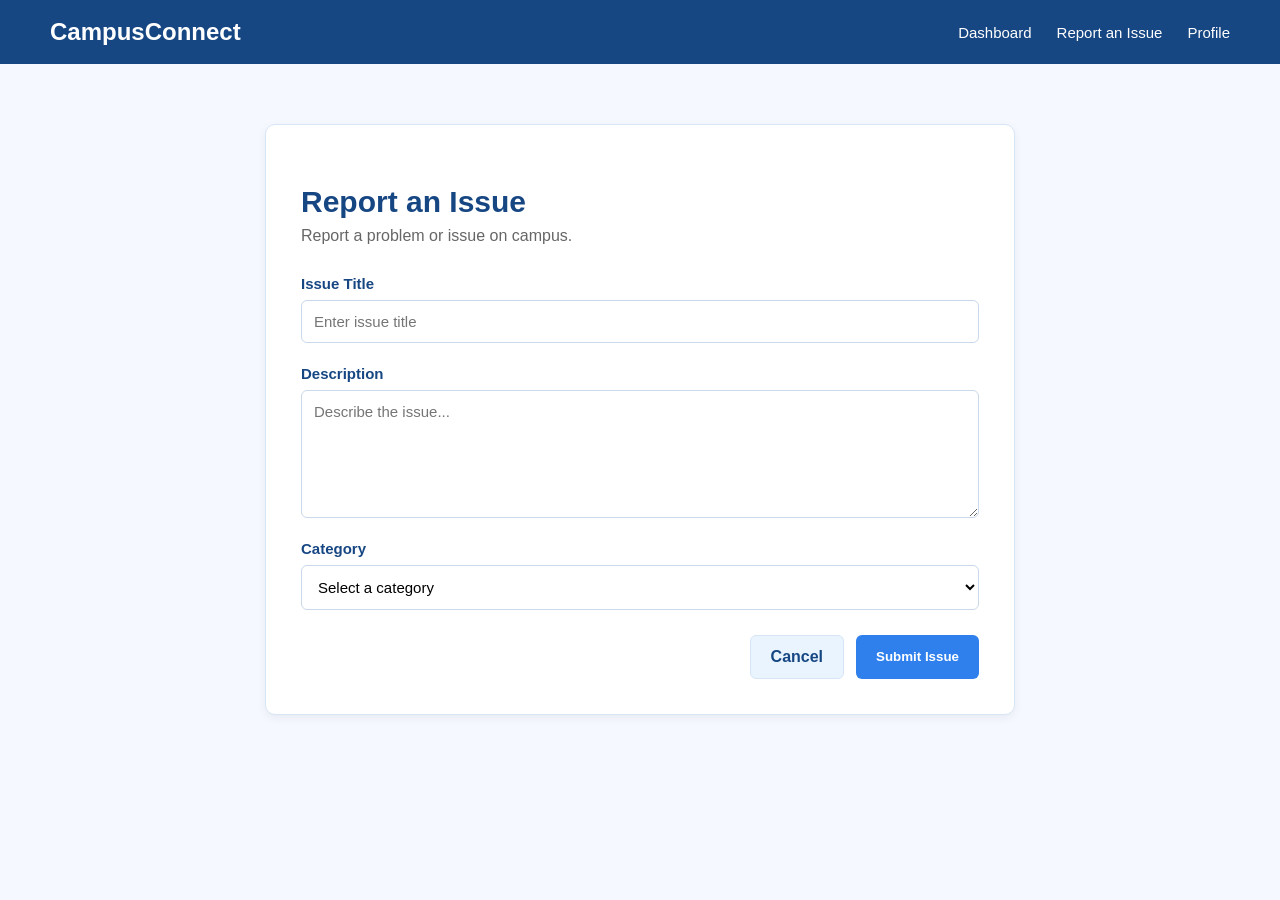
<file: create.html>
<!DOCTYPE html>
<html lang="en">

<head>

    <meta charset="UTF-8">
    <meta name="viewport" content="width=device-width, initial-scale=1.0">
    <title>CampusConnect - Report an Issue</title>
    <link rel="stylesheet" href="style.css">

</head>


<body>
    <!--navigation bar-->
    <nav class="navbar">
        <div class="logo">CampusConnect</div>
                    <div class="navlinks">

            <a href="dashboard.html"> Dashboard</a>
            <a href="create.html">Report an Issue</a>
            <a href="profile.html">Profile</a>
        </div>
    </nav>

    <main class="box">
        <section class="form-section">           
            <div class="page-header">
                <!--section to create an issue-->
                <div>
                    <h1>Report an Issue</h1>
                    <p> Report a problem or issue on campus.</p>
                </div>
            </div>
            <!--Issue form-->
                        <form id="issueForm">
                <div class="form-group">
                    <label for="title">Issue Title</label>                       
                    <input type="text" id="title" name="title" placeholder="Enter issue title" required>
                </div>              

                <div class="form-group">
                    <label for="description">Description</label>
                       
                    <textarea id="description" name="description" rows="6" placeholder="Describe the issue..." required></textarea>
                </div>
                <div class="form-group">
                    <!--for the selection of issue category-->
                    <label for="category">Category</label>
                    <select id="category" name="category" required >
                        <option value="">Select a category</option>
                       <option value="Classroom">Classroom</option>
                        <option value="Campus">Campus</option>                            
                        <option value="Lost&Found">Lost&Found</option>
                        <option value="Digital IT Services"> Digital IT Services</option>
                        <option value="General">General</option>
                    </select>
                </div>
                <p id="formError" class="message error-message hidden"></p>
                <p id="formSuccess" class="message success-message hidden"></p>
                <div class="form-actions">
                    <a href="dashboard.html" class="button secondary-button">Cancel</a>
                    <button type="submit" class="button primary-button">Submit Issue</button>
                </div>
            </form>
        </section>
    </main>

<script src="create.js"></script>
</body>

</html>
</file>
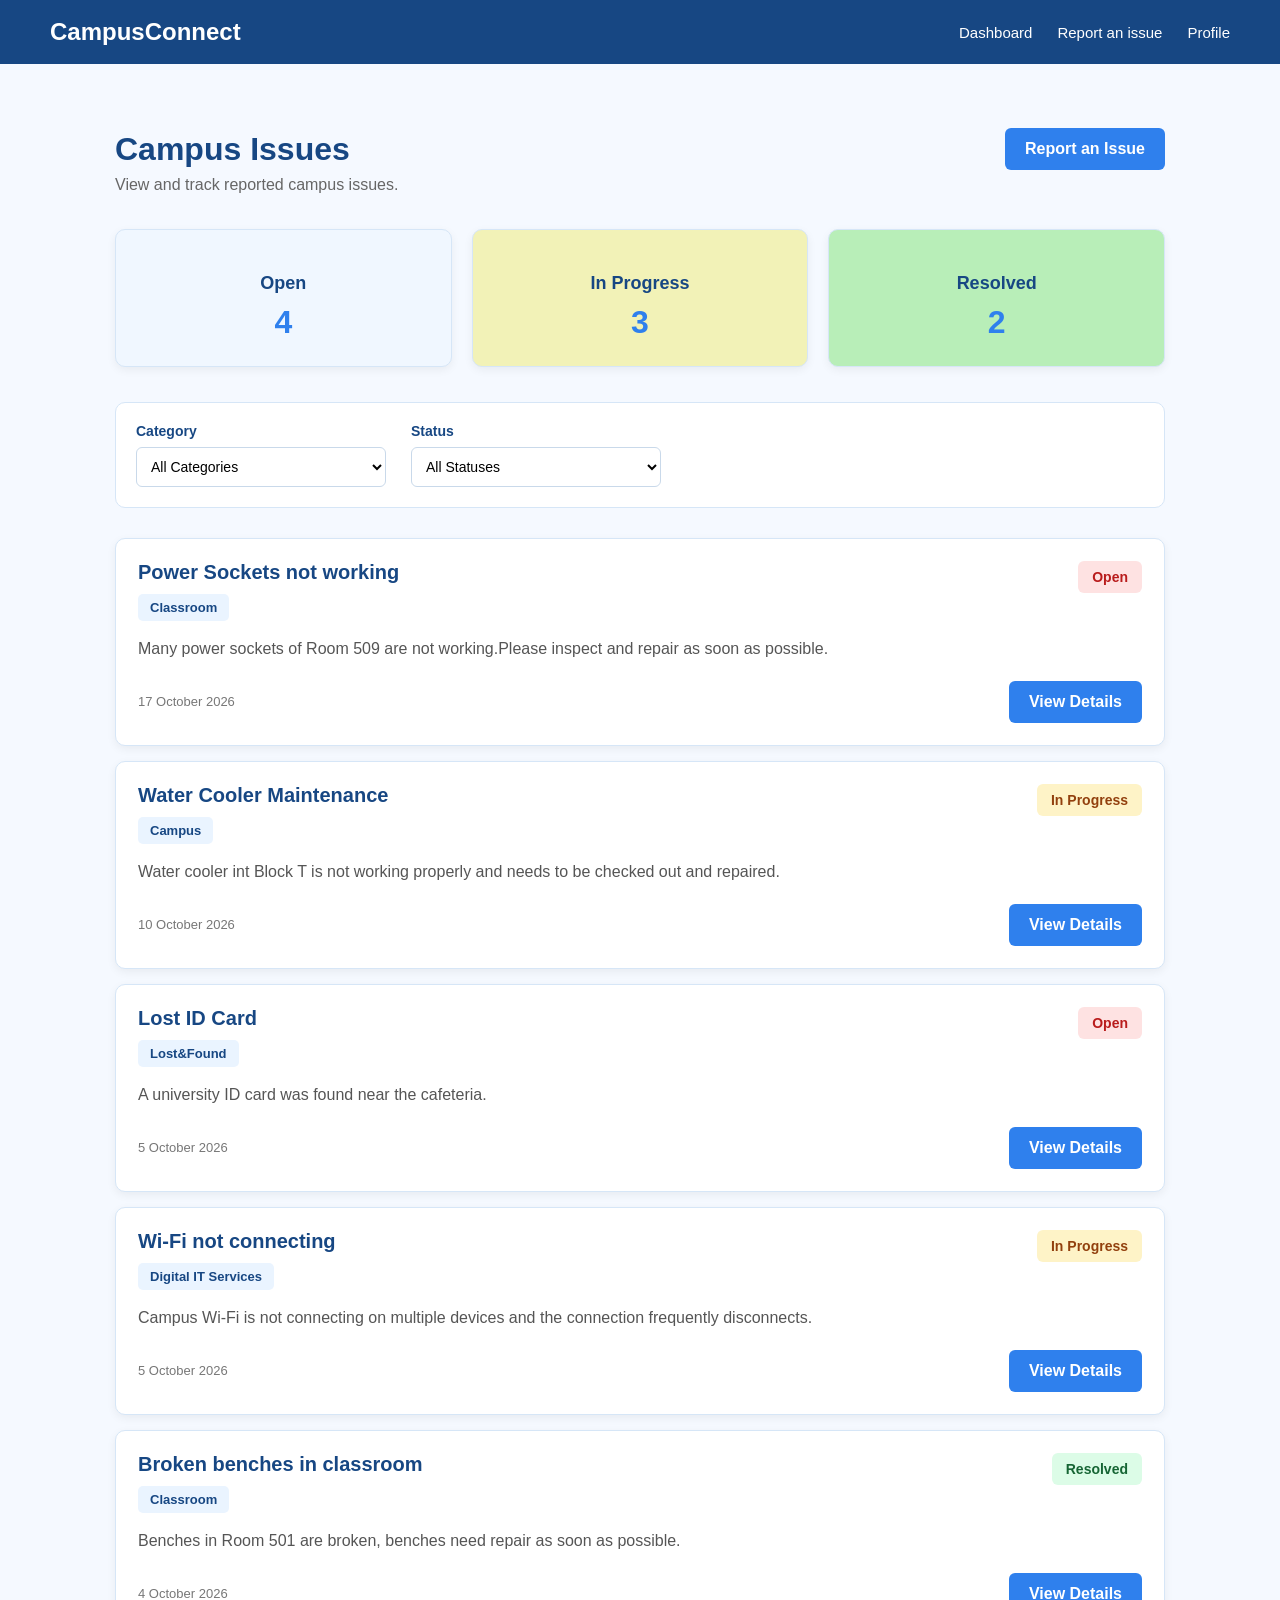
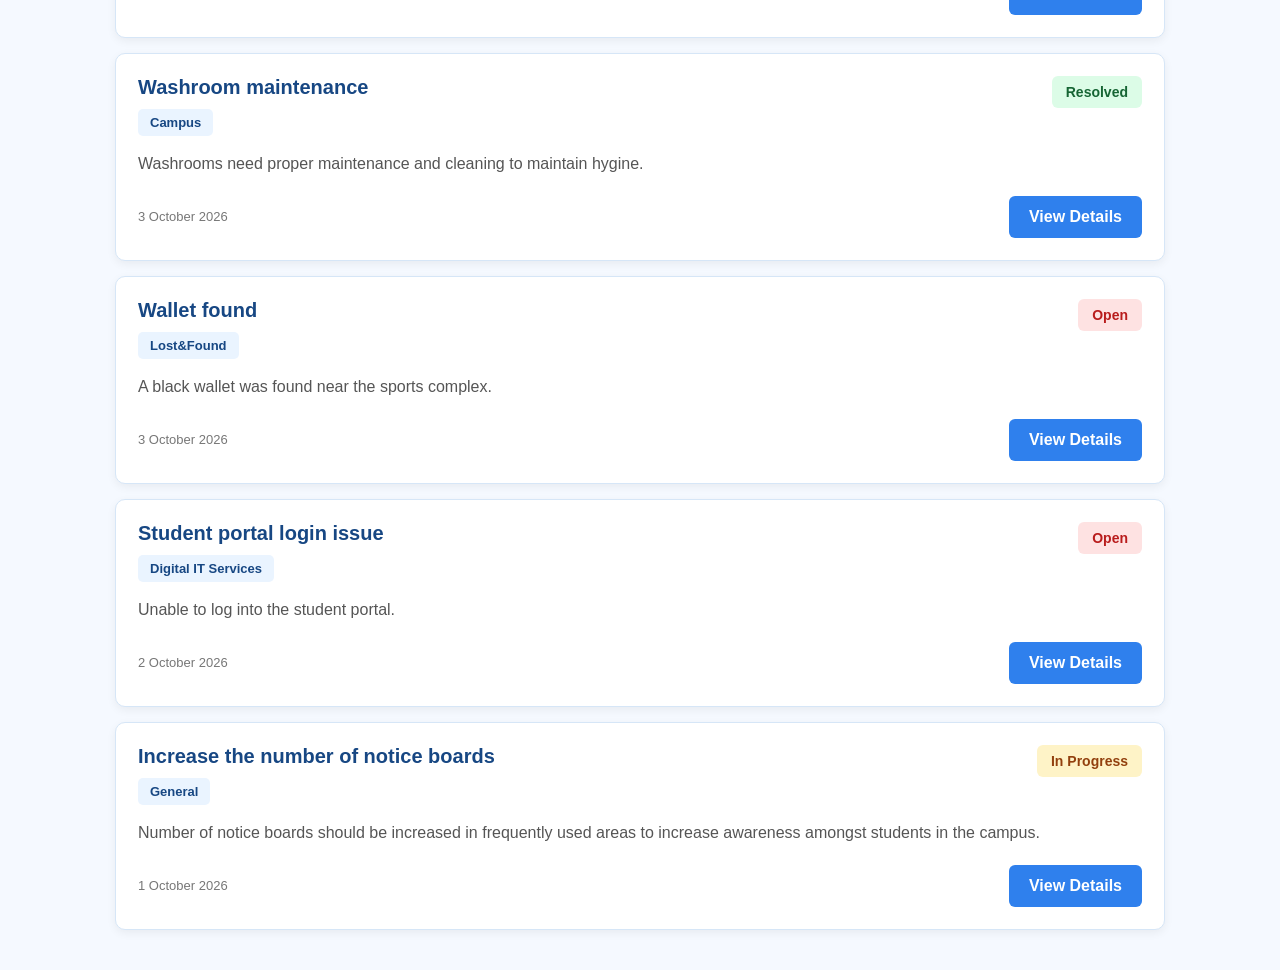
<file: dashboard.html>
<!DOCTYPE html>
<html lang="en">

<head>

    <meta charset="UTF-8">
    <meta name="viewport" content="width=device-width, initial-scale=1.0">
    <title>CampusConnect - Dashboard</title>
    <link rel="stylesheet" href="style.css">

</head>


<body> 
    <!--Navigation bar -->  
    <nav class="navbar">
        <div class="logo"> CampusConnect</div>
        <div class="navlinks">
        <a href="dashboard.html">Dashboard</a>
        <a href="create.html">Report an issue</a>
        <a href="profile.html">Profile</a>
          </div>
    </nav>
    <main class="box">
        <section class="page-header">

            <div>
                <h1>Campus Issues</h1>
                  <p>View and track reported campus issues.</p>
                     </div>


            <a href="create.html" class="button primary-button">Report an Issue</a>
        </section>
        <!--issue statistics-->
        <section class="statistics">
             <div id="openb" class="stats">

                <h3 >Open</h3>
                <p id="openCount">0</p>
                 </div>
            <div id="progressb" class="stats">

                <h3 >In Progress</h3>
                <p id="inProgressCount">0</p>
            </div>
            <div id="resolvedb" class="stats">
                <h3>Resolved</h3>
                <p id="resolvedCount">0</p>
            </div>
        </section>
        <section class="filters">
            <div class="filter-group">
                <!--different issue categories-->
                <label for="categories">Category</label>
                <select id="categories">
                    <option value="">All Categories</option>
                    <option value="Classroom">Classroom</option>
                    <option value="Campus">Campus</option>
                    <option value="Lost&Found">Lost & Found</option>
                    <option value="Digital IT Services"> Digital IT Services</option>
                    <option value="General">General</option>
                </select>
            </div>
            <!--issue status-->
            <div class="filter-group">
                <label for="statusFilter">Status</label>
                <select id="statusFilter">
                    <option value="">All Statuses</option>
                    <option value="Open">Open</option>
                    <option value="In Progress">In Progress</option>
                    <option value="Resolved">Resolved</option>
                </select>

            </div>
        </section>
    </main>
    <script src="dashboard.js"></script>
</body>
</html>
</file>
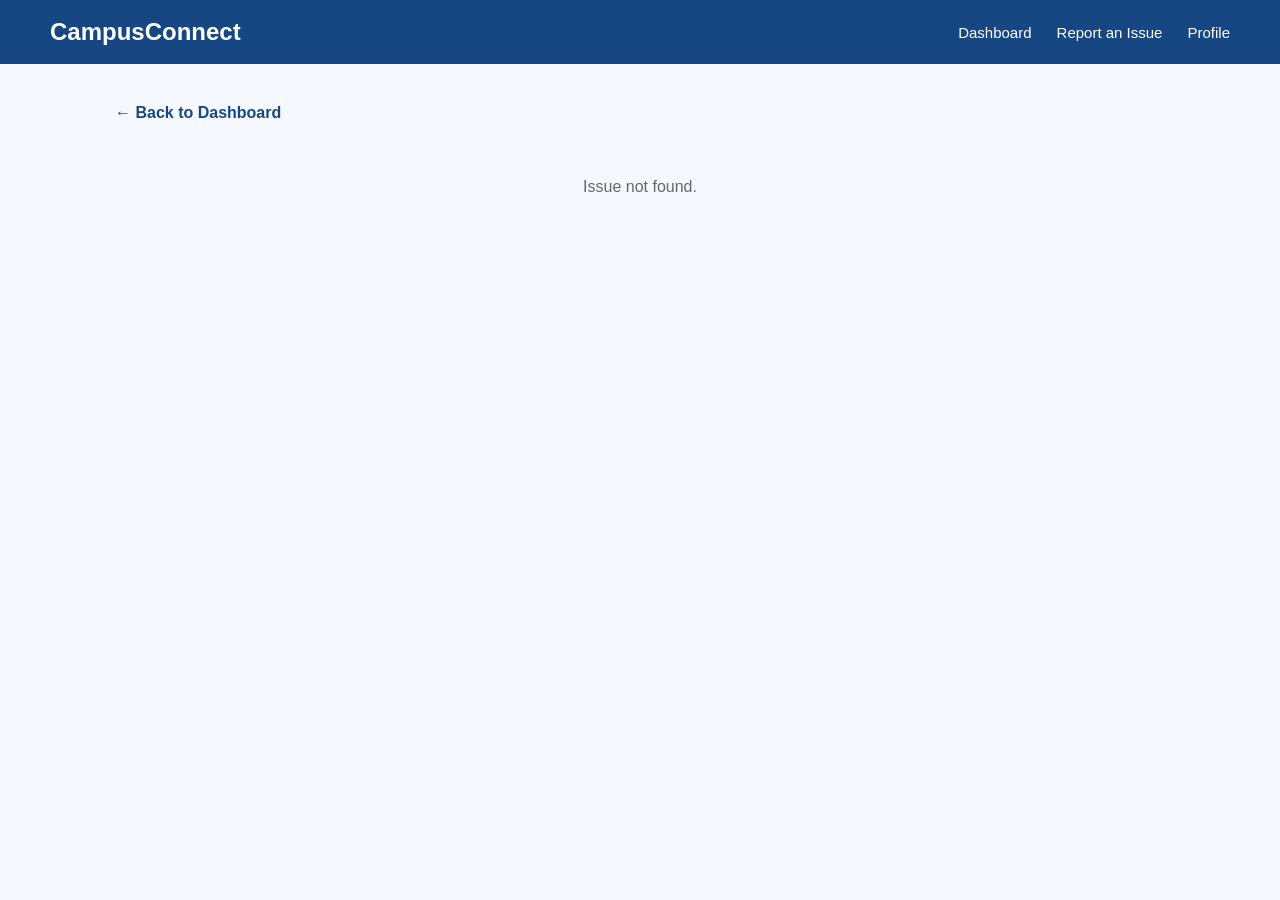
<file: issue.html>
<!DOCTYPE html>
<html lang="en">

<head>

    <meta charset="UTF-8">

    <meta name="viewport" content="width=device-width, initial-scale=1.0">

    <title>CampusConnect - Issue Details</title>

    <link rel="stylesheet" href="style.css">

</head>


<body>
    <!--navigation bar-->
    <nav class="navbar">
        <div class="logo">CampusConnect</div>
        <div class="navlinks">
            <a href="dashboard.html">Dashboard</a>
            <a href="create.html">Report an Issue</a>
            <a href="profile.html">Profile</a>
        </div>

    </nav>
<!--issue details page-->
    <main class="box">
        <a href="dashboard.html" class="back-button"> ← Back to Dashboard</a>
        <p id="loadingMessage" class="message"> Loading issue...</p>
        <p id="errorMessage" class="message error-message hidden"></p>

        <section id="issueDetails" class="issue-details hidden">
            <div class="issue-details-header">
                <div>
                    <h1 id="issueTitle">Power Sockets not working</h1>
                    <span id="issueCategory" class="category-badge">Classroom</span>
                </div>
               <span id="issueStatus" class="status-badge">Open</span>
            </div>
            <div class="issue-description">
                <h2>Description</h2>
                <p id="issueDescription">Many power sockets of Room 509 are not working.Please inspect and repair as soon as possible.</p>                  
            </div>
            <div class="issue-info">
                <div>
                    <strong> Created By</strong>
                      <p id="createdBy"> Student</p>
                </div>
                <div>
                    <strong>Created At</strong>
                    <p id="createdAt">6 October 2026</p>
                </div>
             </div>
            <section class="status-section">

                <h2>
                    Update Status
                </h2>
                   <form id="statusForm">
                   <div class="form-group">

                        <label for="status"> Status</label>
                        <select id="status" name="status">

                            <option value="Open">Open</option>
                            <option value="In Progress"> In Progress</option>

                            <option value="Resolved">Resolved</option>
                        </select>
                    </div>
                    <p id="statusError" class="message error-message hidden"></p>
                    <p id="statusSuccess" class="message success-message hidden"></p>
            
                    <button type="submit" class="button primary-button">Update Status</button>
                </form>
            </section>
        </section>
    </main>

<script src="issue.js"></script>
</body>

</html>
</file>
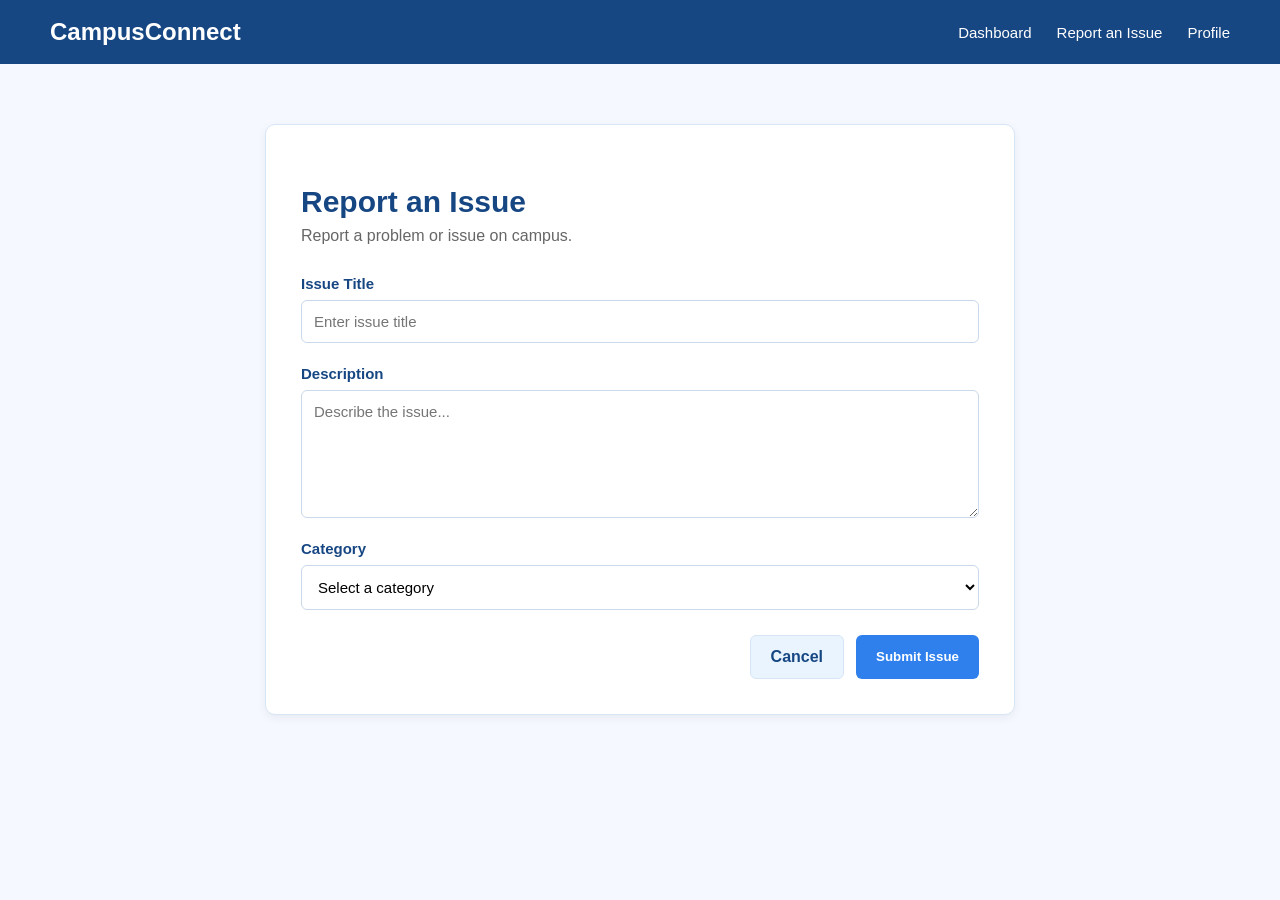
<file: static/create.html>
<!DOCTYPE html>
<html lang="en">

<head>

    <meta charset="UTF-8">
    <meta name="viewport" content="width=device-width, initial-scale=1.0">
    <title>CampusConnect - Report an Issue</title>
    <link rel="stylesheet" href="style.css">

</head>


<body>
    <!--navigation bar-->
    <nav class="navbar">
        <div class="logo">CampusConnect</div>
                    <div class="navlinks">

            <a href="dashboard.html"> Dashboard</a>
            <a href="create.html">Report an Issue</a>
            <a href="profile.html">Profile</a>
        </div>
    </nav>

    <main class="box">
        <section class="form-section">           
            <div class="page-header">
                <!--section to create an issue-->
                <div>
                    <h1>Report an Issue</h1>
                    <p> Report a problem or issue on campus.</p>
                </div>
            </div>
            <!--Issue form-->
                        <form id="issueForm">
                <div class="form-group">
                    <label for="title">Issue Title</label>                       
                    <input type="text" id="title" name="title" placeholder="Enter issue title" required>
                </div>              

                <div class="form-group">
                    <label for="description">Description</label>
                       
                    <textarea id="description" name="description" rows="6" placeholder="Describe the issue..." required></textarea>
                </div>
                <div class="form-group">
                    <!--for the selection of issue category-->
                    <label for="category">Category</label>
                    <select id="category" name="category" required >
                        <option value="">Select a category</option>
                       <option value="Classroom">Classroom</option>
                        <option value="Campus">Campus</option>                            
                        <option value="Lost & Found">Lost & Found</option>
                        <option value="Digital IT Services"> Digital IT Services</option>
                        <option value="General">General</option>
                    </select>
                </div>
                <p id="formError" class="message error-message hidden"></p>
                <p id="formSuccess" class="message success-message hidden"></p>
                <div class="form-actions">
                    <a href="dashboard.html" class="button secondary-button">Cancel</a>
                    <button type="submit" class="button primary-button">Submit Issue</button>
                </div>
            </form>
        </section>
    </main>
<script src="api.js"></script>
<script src="create.js"></script>
</body>

</html>
</file>
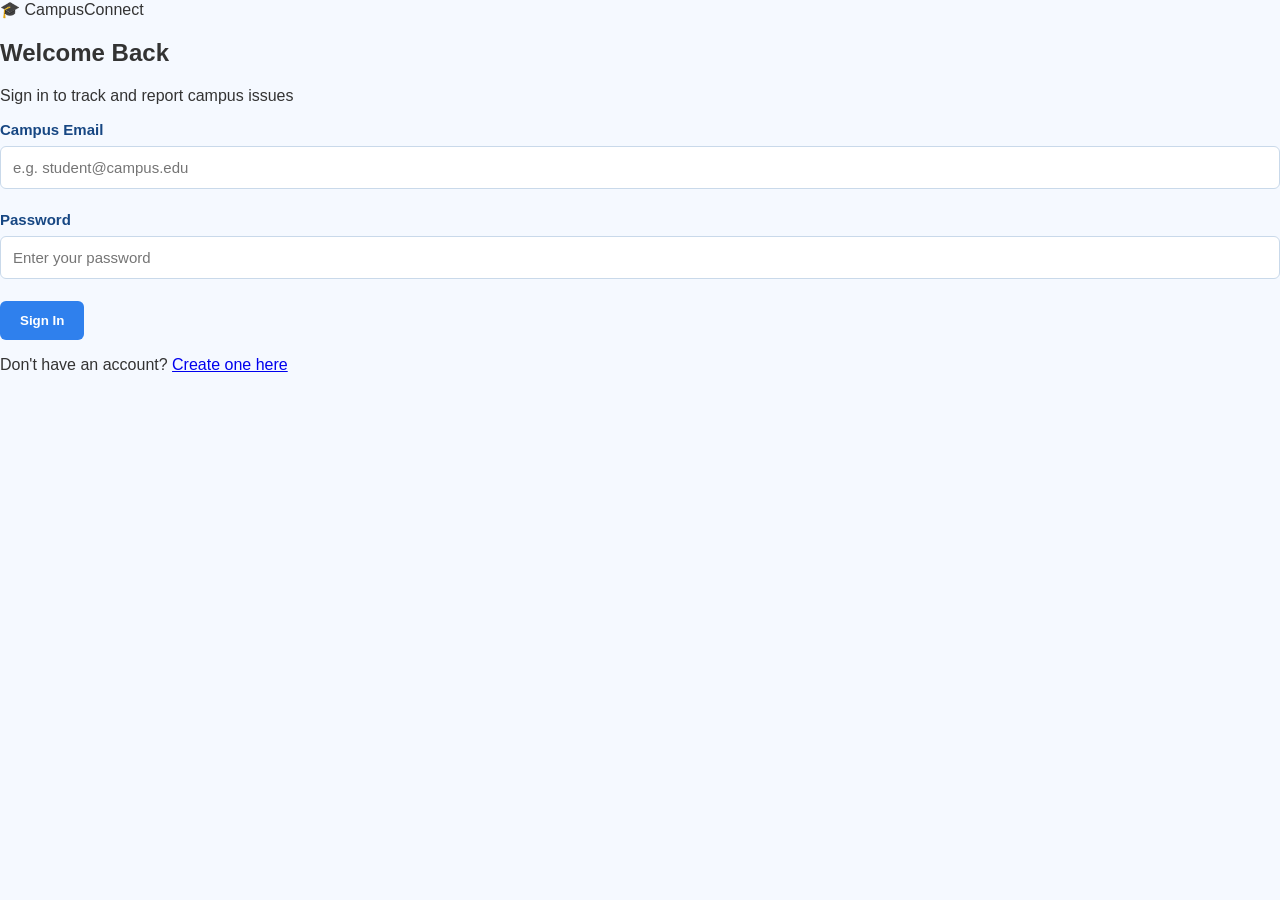
<file: static/login.html>
<!doctype html>
<html lang="en">
  <head>
    <meta charset="UTF-8" />
    <meta name="viewport" content="width=device-width, initial-scale=1.0" />
    <title>Login - CampusConnect</title>
    <link rel="stylesheet" href="style.css" />
  </head>
  <body class="auth-page">
    <div class="auth-wrapper">
      <div class="auth-card">
        <div class="auth-header">
          <div class="auth-logo-badge">🎓 CampusConnect</div>
          <h2>Welcome Back</h2>
          <p class="auth-subtitle">Sign in to track and report campus issues</p>
        </div>

        <form id="loginForm">
          <div class="form-group">
            <label for="email">Campus Email</label>
            <input
              type="email"
              id="email"
              placeholder="e.g. student@campus.edu"
              required
              autocomplete="email"
            />
          </div>

          <div class="form-group">
            <label for="password">Password</label>
            <input
              type="password"
              id="password"
              placeholder="Enter your password"
              required
              autocomplete="current-password"
            />
          </div>

          <button type="submit" class="button primary-button auth-btn">
            Sign In
          </button>
        </form>

        <p id="errorMsg" class="auth-error"></p>

        <div class="auth-footer">
          <p>Don't have an account? <a href="/register.html">Create one here</a></p>
        </div>
      </div>
    </div>
    <script src="auth.js"></script>
  </body>
</html>
</file>
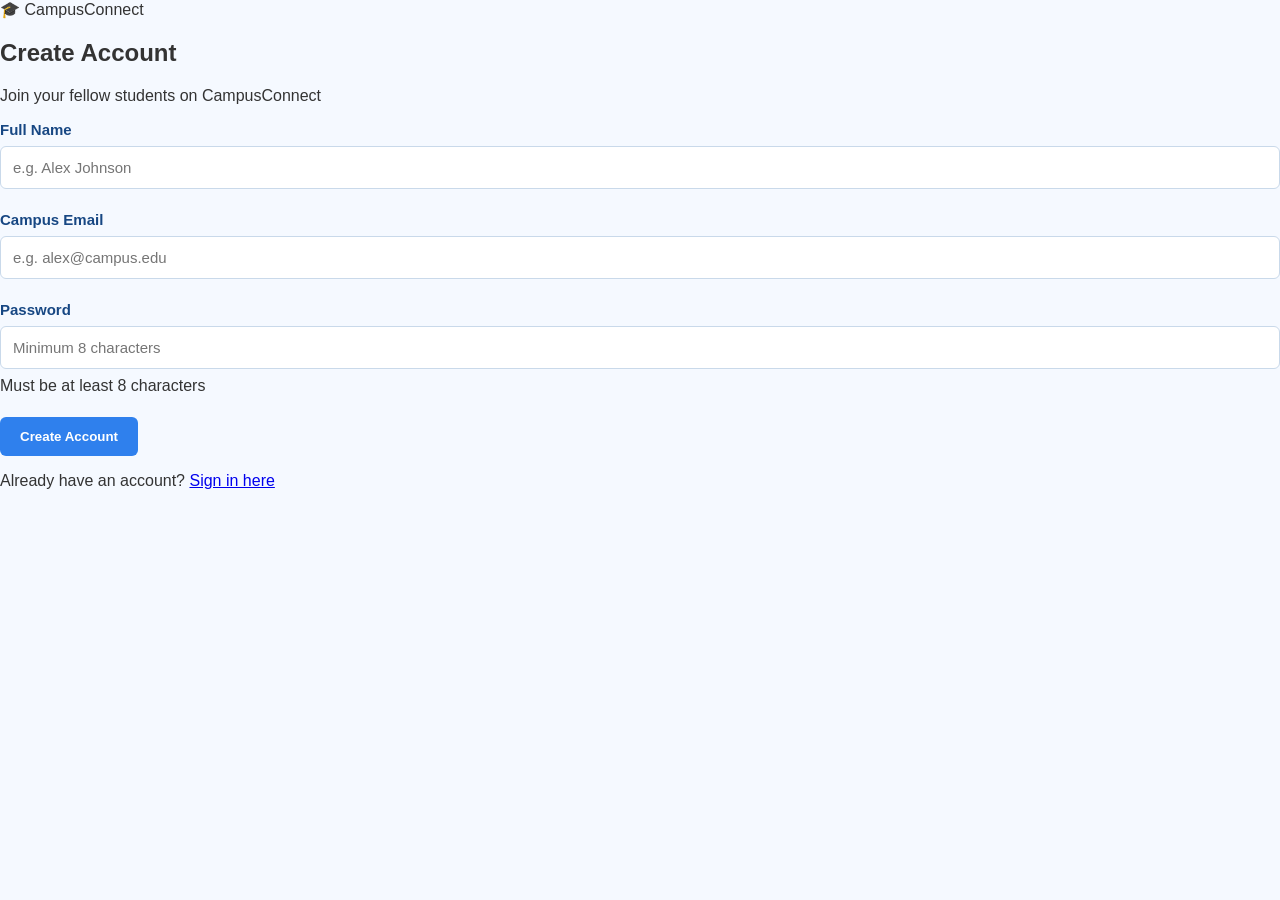
<file: static/register.html>
<!doctype html>
<html lang="en">
  <head>
    <meta charset="UTF-8" />
    <meta name="viewport" content="width=device-width, initial-scale=1.0" />
    <title>Register - CampusConnect</title>
    <link rel="stylesheet" href="style.css" />
  </head>
  <body class="auth-page">
    <div class="auth-wrapper">
      <div class="auth-card">
        <div class="auth-header">
          <div class="auth-logo-badge">🎓 CampusConnect</div>
          <h2>Create Account</h2>
          <p class="auth-subtitle">Join your fellow students on CampusConnect</p>
        </div>

        <form id="registerForm">
          <div class="form-group">
            <label for="name">Full Name</label>
            <input
              type="text"
              id="name"
              placeholder="e.g. Alex Johnson"
              required
              autocomplete="name"
            />
          </div>

          <div class="form-group">
            <label for="email">Campus Email</label>
            <input
              type="email"
              id="email"
              placeholder="e.g. alex@campus.edu"
              required
              autocomplete="email"
            />
          </div>

          <div class="form-group">
            <label for="password">Password</label>
            <input
              type="password"
              id="password"
              placeholder="Minimum 8 characters"
              required
              minlength="8"
              autocomplete="new-password"
            />
            <span class="input-hint">Must be at least 8 characters</span>
          </div>

          <button type="submit" class="button primary-button auth-btn">
            Create Account
          </button>
        </form>

        <p id="errorMsg" class="auth-error"></p>

        <div class="auth-footer">
          <p>Already have an account? <a href="/login.html">Sign in here</a></p>
        </div>
      </div>
    </div>
    <script src="auth.js"></script>
  </body>
</html>
</file>
<file: style.css>
* {
    box-sizing: border-box;
}

body {
    margin: 0;
    font-family: Arial, sans-serif;
    background-color: #f5f9ff;
    color: #333333;
}

.navbar {
    background-color: #174783;

    padding: 18px 50px;

    display: flex;
    justify-content: space-between;
    align-items: center;
}
.navbar a:hover{
border : 2px solid white;
}

.logo {
    color: white;
    font-size: 24px;
    font-weight: bold;
}

.navlinks {
    display: flex;
    gap: 25px;
}

.navlinks a {
    color: white;
    text-decoration: none;
    font-size: 15px;
}

.navlinks a:hover {
    color: #eaf4ff;
}

.box {
    max-width: 1100px;
    margin: auto;
    padding: 40px 25px;
}

.page-header {
    display: flex;
    justify-content: space-between;
    align-items: center;

    margin-bottom: 35px;
}

.page-header h1 {
    color: #174783;
    font-size: 32px;
    margin-bottom: 8px;
}

.page-header p {
    color: #666666;
    margin: 0;
}



.button {
    display: inline-block;
    padding: 12px 20px;
    border-radius: 6px;
    text-decoration: none;
    font-weight: bold;
    border: none;
    cursor: pointer;
}

.primary-button {
    background-color: #2f80ed;
    color: white;
}

.primary-button:hover {
    background-color: #174783;
}
.statistics {
    display: grid;
    grid-template-columns: repeat(3, 1fr);
    gap: 20px;
    margin-bottom: 35px;
}

.stats {
    background-color: white;
    padding: 25px;
    border-radius: 10px;
    border: 1px solid #d6e6f7;
    text-align: center;
    box-shadow: 0 3px 10px rgba(0, 0, 0, 0.06);
}
.stats:hover{
    transform : translateY(-5px);
}

.stats h3 {
    color: #174783;
    margin-bottom: 10px;
    font-size: 18px;
}

.stats p {
    color: #2f80ed;
    font-size: 32px;
    font-weight: bold;
     margin: 0;
}
#openb{
    background-color : #F0F7FF;
  color: #0066CC;
}
#progressb{
    background-color: rgb(242, 242, 183);
  color: #B45309;
}
#resolvedb{
     background-color: rgb(184, 238, 184);
  color: #166534;
}
.filters {
    background-color: white;
    padding: 20px;
    border-radius: 10px;
    border: 1px solid #d6e6f7;
    display: flex;
    gap: 25px;
    margin-bottom: 30px;
}
.filter-group {
    display: flex;
    flex-direction: column;
    gap: 8px;
    width: 250px;
}

.filter-group label {
    color: #174783;
    font-weight: bold;
    font-size: 14px;
}

.filter-group select {
    padding: 10px;
    border: 1px solid #c9d9ea;
    border-radius: 6px;
    background-color: white;
    font-size: 14px;
}
.message {
    padding: 15px;
    text-align: center;
    color: #666666;
}
.hidden {
    display: none;
}

.issues-container {
    display: flex;
    flex-direction: column;
    gap: 15px;
}

.back-button {
    display: inline-block;
    margin-bottom: 25px;
    color: #174783;
    text-decoration: none;
    font-weight: bold;
}

.back-button:hover {
    color: #2f80ed;
}

.issue-details {
    background-color: white;
    border: 1px solid #d6e6f7;
    border-radius: 10px;
    padding: 30px;
    box-shadow: 0 3px 10px rgba(0, 0, 0, 0.06);
}

.issue-details-header {
    display: flex;
    justify-content: space-between;
    align-items: flex-start;
    gap: 20px;
    padding-bottom: 25px;
    border-bottom: 1px solid #d6e6f7;
}

.issue-details-header h1 {
    color: #174783;
    font-size: 30px;
    margin: 0 0 12px 0;
}

.category-badge {
    display: inline-block;
    background-color: #eaf4ff;
    color: #174783;
    padding: 6px 12px;
    border-radius: 5px;
    font-size: 13px;
    font-weight: bold;
}

.status-badge {
    background-color: #eaf4ff;
    color: #2f80ed;
    padding: 8px 14px;
    border-radius: 6px;
    font-size: 14px;
    font-weight: bold;
}

.issue-description {
    padding: 25px 0;
    border-bottom: 1px solid #d6e6f7;
}

.issue-description h2 {
    color: #174783;
    font-size: 20px;
    margin-bottom: 12px;
}

.issue-description p {
    color: #555555;
    line-height: 1.6;
    margin: 0;
}

.issue-info {
    display: grid;
    grid-template-columns: 1fr 1fr;
    gap: 25px;
    padding: 25px 0;
    border-bottom: 1px solid #d6e6f7;
}

.issue-info strong {
    color: #174783;
    font-size: 14px;
}

.issue-info p {
    color: #555555;
    margin-top: 8px;
}

.status-section {
    padding-top: 25px;
}

.status-section h2 {
    color: #174783;
    font-size: 20px;
    margin-bottom: 20px;
}
.status-section .form-group {
    display: flex;
    flex-direction: column;
    gap: 8px;
    max-width: 350px;
    margin-bottom: 20px;
}

.status-section label {
    color: #174783;
    font-weight: bold;
    font-size: 14px;
}

.status-section select {
    padding: 11px;
    border: 1px solid #c9d9ea;
    border-radius: 6px;
    background-color: white;
    font-size: 14px;
}

.success-message {
    color: #2e7d32;
}

.form-section {
    background-color: white;
    max-width: 750px;
    margin: 20px auto;
    padding: 35px;
    border: 1px solid #d6e6f7;
    border-radius: 10px;
    box-shadow: 0 3px 10px rgba(0, 0, 0, 0.06);
}

.form-section .page-header {
    margin-bottom: 30px;
}

.form-section .page-header h1 {
    color: #174783;
    font-size: 30px;
    margin-bottom: 8px;
}

.form-section .page-header p {
    color: #666666;
    margin: 0;
}
.form-group {
    display: flex;
    flex-direction: column;
    gap: 8px;
    margin-bottom: 22px;
}

.form-group label {
    color: #174783;
    font-size: 15px;
    font-weight: bold;
}
.form-group input {
    width: 100%;
    padding: 12px;
    border: 1px solid #c9d9ea;
    border-radius: 6px;
    font-size: 15px;
    outline: none;
}

.form-group input:focus {
    border-color: #2f80ed;
}

.form-group textarea {
    width: 100%;
    padding: 12px;
    border: 1px solid #c9d9ea;
    border-radius: 6px;
    font-size: 15px;
    font-family: Arial, sans-serif;
    resize: vertical;
    outline: none;
}

.form-group textarea:focus {
    border-color: #2f80ed;
}

.form-group select {
    width: 100%;
    padding: 12px;
    border: 1px solid #c9d9ea;
    border-radius: 6px;
    background-color: white;
    font-size: 15px;
    outline: none;
}

.form-group select:focus {
    border-color: #2f80ed;
}

.form-actions {
    display: flex;
    justify-content: flex-end;
    gap: 12px;
    margin-top: 25px;
}

.secondary-button {
    background-color: #eaf4ff;
    color: #174783;
    border: 1px solid #d6e6f7;
}

.secondary-button:hover {
    background-color: #d6eaff;
}

.success-message {
    color: #2e7d32;
}
.issue-card {
    background-color: white;
    border: 1px solid #d6e6f7;
    border-radius: 10px;
    padding: 22px;
    box-shadow: 0 3px 10px rgba(0, 0, 0, 0.06);
}

.issue-card:hover {
    transform: translateY(-3px);
}

.issue-card-header {
    display: flex;
    justify-content: space-between;
    align-items: flex-start;
    gap: 15px;
    margin-bottom: 15px;
}

.issue-card h3 {
    color: #174783;
    margin: 0 0 10px 0;
    font-size: 20px;
}

.issue-card-description {
    color: #555555;
    line-height: 1.5;
    margin-bottom: 20px;
}

.issue-card-footer {
    display: flex;
    justify-content: space-between;
    align-items: center;
    gap: 15px;
}

.issue-card-footer span {
    color: #777777;
    font-size: 13px;
}

.status-open {
    background-color: #fee2e2;
    color: #b91c1c;
}

.status-progress {
    background-color: #fef3c7;
    color: #92400e;
}

.status-resolved {
    background-color: #dcfce7;
    color: #166534;
}
</file>
<file: static/style.css>
* {
    box-sizing: border-box;
}

body {
    margin: 0;
    font-family: Arial, sans-serif;
    background-color: #f5f9ff;
    color: #333333;
}

.navbar {
    background-color: #174783;

    padding: 18px 50px;

    display: flex;
    justify-content: space-between;
    align-items: center;
}
.navbar a:hover{
border : 2px solid white;
}

.logo {
    color: white;
    font-size: 24px;
    font-weight: bold;
}

.navlinks {
    display: flex;
    gap: 25px;
}

.navlinks a {
    color: white;
    text-decoration: none;
    font-size: 15px;
}

.navlinks a:hover {
    color: #eaf4ff;
}

.box {
    max-width: 1100px;
    margin: auto;
    padding: 40px 25px;
}

.page-header {
    display: flex;
    justify-content: space-between;
    align-items: center;

    margin-bottom: 35px;
}

.page-header h1 {
    color: #174783;
    font-size: 32px;
    margin-bottom: 8px;
}

.page-header p {
    color: #666666;
    margin: 0;
}



.button {
    display: inline-block;
    padding: 12px 20px;
    border-radius: 6px;
    text-decoration: none;
    font-weight: bold;
    border: none;
    cursor: pointer;
}

.primary-button {
    background-color: #2f80ed;
    color: white;
}

.primary-button:hover {
    background-color: #174783;
}
.statistics {
    display: grid;
    grid-template-columns: repeat(3, 1fr);
    gap: 20px;
    margin-bottom: 35px;
}

.stats {
    background-color: white;
    padding: 25px;
    border-radius: 10px;
    border: 1px solid #d6e6f7;
    text-align: center;
    box-shadow: 0 3px 10px rgba(0, 0, 0, 0.06);
}
.stats:hover{
    transform : translateY(-5px);
}

.stats h3 {
    color: #174783;
    margin-bottom: 10px;
    font-size: 18px;
}

.stats p {
    color: #2f80ed;
    font-size: 32px;
    font-weight: bold;
     margin: 0;
}
#openb{
    background-color : #F0F7FF;
  color: #0066CC;
}
#progressb{
    background-color: rgb(242, 242, 183);
  color: #B45309;
}
#resolvedb{
     background-color: rgb(184, 238, 184);
  color: #166534;
}
.filters {
    background-color: white;
    padding: 20px;
    border-radius: 10px;
    border: 1px solid #d6e6f7;
    display: flex;
    gap: 25px;
    margin-bottom: 30px;
}
.filter-group {
    display: flex;
    flex-direction: column;
    gap: 8px;
    width: 250px;
}

.filter-group label {
    color: #174783;
    font-weight: bold;
    font-size: 14px;
}

.filter-group select {
    padding: 10px;
    border: 1px solid #c9d9ea;
    border-radius: 6px;
    background-color: white;
    font-size: 14px;
}
.message {
    padding: 15px;
    text-align: center;
    color: #666666;
}
.hidden {
    display: none;
}

.issues-container {
    display: flex;
    flex-direction: column;
    gap: 15px;
}

.back-button {
    display: inline-block;
    margin-bottom: 25px;
    color: #174783;
    text-decoration: none;
    font-weight: bold;
}

.back-button:hover {
    color: #2f80ed;
}

.issue-details {
    background-color: white;
    border: 1px solid #d6e6f7;
    border-radius: 10px;
    padding: 30px;
    box-shadow: 0 3px 10px rgba(0, 0, 0, 0.06);
}

.issue-details-header {
    display: flex;
    justify-content: space-between;
    align-items: flex-start;
    gap: 20px;
    padding-bottom: 25px;
    border-bottom: 1px solid #d6e6f7;
}

.issue-details-header h1 {
    color: #174783;
    font-size: 30px;
    margin: 0 0 12px 0;
}

.category-badge {
    display: inline-block;
    background-color: #eaf4ff;
    color: #174783;
    padding: 6px 12px;
    border-radius: 5px;
    font-size: 13px;
    font-weight: bold;
}

.status-badge {
    background-color: #eaf4ff;
    color: #2f80ed;
    padding: 8px 14px;
    border-radius: 6px;
    font-size: 14px;
    font-weight: bold;
}

.issue-description {
    padding: 25px 0;
    border-bottom: 1px solid #d6e6f7;
}

.issue-description h2 {
    color: #174783;
    font-size: 20px;
    margin-bottom: 12px;
}

.issue-description p {
    color: #555555;
    line-height: 1.6;
    margin: 0;
}

.issue-info {
    display: grid;
    grid-template-columns: 1fr 1fr;
    gap: 25px;
    padding: 25px 0;
    border-bottom: 1px solid #d6e6f7;
}

.issue-info strong {
    color: #174783;
    font-size: 14px;
}

.issue-info p {
    color: #555555;
    margin-top: 8px;
}

.status-section {
    padding-top: 25px;
}

.status-section h2 {
    color: #174783;
    font-size: 20px;
    margin-bottom: 20px;
}
.status-section .form-group {
    display: flex;
    flex-direction: column;
    gap: 8px;
    max-width: 350px;
    margin-bottom: 20px;
}

.status-section label {
    color: #174783;
    font-weight: bold;
    font-size: 14px;
}

.status-section select {
    padding: 11px;
    border: 1px solid #c9d9ea;
    border-radius: 6px;
    background-color: white;
    font-size: 14px;
}

.success-message {
    color: #2e7d32;
}

.form-section {
    background-color: white;
    max-width: 750px;
    margin: 20px auto;
    padding: 35px;
    border: 1px solid #d6e6f7;
    border-radius: 10px;
    box-shadow: 0 3px 10px rgba(0, 0, 0, 0.06);
}

.form-section .page-header {
    margin-bottom: 30px;
}

.form-section .page-header h1 {
    color: #174783;
    font-size: 30px;
    margin-bottom: 8px;
}

.form-section .page-header p {
    color: #666666;
    margin: 0;
}
.form-group {
    display: flex;
    flex-direction: column;
    gap: 8px;
    margin-bottom: 22px;
}

.form-group label {
    color: #174783;
    font-size: 15px;
    font-weight: bold;
}
.form-group input {
    width: 100%;
    padding: 12px;
    border: 1px solid #c9d9ea;
    border-radius: 6px;
    font-size: 15px;
    outline: none;
}

.form-group input:focus {
    border-color: #2f80ed;
}

.form-group textarea {
    width: 100%;
    padding: 12px;
    border: 1px solid #c9d9ea;
    border-radius: 6px;
    font-size: 15px;
    font-family: Arial, sans-serif;
    resize: vertical;
    outline: none;
}

.form-group textarea:focus {
    border-color: #2f80ed;
}

.form-group select {
    width: 100%;
    padding: 12px;
    border: 1px solid #c9d9ea;
    border-radius: 6px;
    background-color: white;
    font-size: 15px;
    outline: none;
}

.form-group select:focus {
    border-color: #2f80ed;
}

.form-actions {
    display: flex;
    justify-content: flex-end;
    gap: 12px;
    margin-top: 25px;
}

.secondary-button {
    background-color: #eaf4ff;
    color: #174783;
    border: 1px solid #d6e6f7;
}

.secondary-button:hover {
    background-color: #d6eaff;
}

.success-message {
    color: #2e7d32;
}
.issue-card {
    background-color: white;
    border: 1px solid #d6e6f7;
    border-radius: 10px;
    padding: 22px;
    box-shadow: 0 3px 10px rgba(0, 0, 0, 0.06);
}

.issue-card:hover {
    transform: translateY(-3px);
}

.issue-card-header {
    display: flex;
    justify-content: space-between;
    align-items: flex-start;
    gap: 15px;
    margin-bottom: 15px;
}

.issue-card h3 {
    color: #174783;
    margin: 0 0 10px 0;
    font-size: 20px;
}

.issue-card-description {
    color: #555555;
    line-height: 1.5;
    margin-bottom: 20px;
}

.issue-card-footer {
    display: flex;
    justify-content: space-between;
    align-items: center;
    gap: 15px;
}

.issue-card-footer span {
    color: #777777;
    font-size: 13px;
}

.status-open {
    background-color: #fee2e2;
    color: #b91c1c;
}

.status-progress {
    background-color: #fef3c7;
    color: #92400e;
}

.status-resolved {
    background-color: #dcfce7;
    color: #166534;
}


/* Responsive layout for tablets and mobile screens */
@media (max-width: 768px) {
    .navbar {
        padding: 16px 20px;
        flex-wrap: wrap;
        gap: 15px;
    }

    .navlinks {
        flex-wrap: wrap;
        gap: 12px;
    }

    .box {
        padding: 25px 16px;
    }

    .page-header {
        flex-wrap: wrap;
        gap: 16px;
    }

    .statistics {
        grid-template-columns: 1fr;
    }

    .filters {
        flex-direction: column;
        gap: 16px;
    }

    .filter-group {
        width: 100%;
    }

    .issue-details {
        padding: 20px;
    }

    .issue-details-header {
        flex-direction: column;
        gap: 12px;
    }

    .issue-info {
        grid-template-columns: 1fr;
        gap: 12px;
    }

    .form-section {
        margin: 16px;
        padding: 22px;
    }

    .issue-card-header,
    .issue-card-footer {
        flex-wrap: wrap;
    }
}

/* Extra-small screens */
@media (max-width: 375px) {
    .logo {
        font-size: 20px;
    }

    .navlinks {
        gap: 10px;
    }

    .navlinks a {
        font-size: 14px;
    }

    .page-header h1,
    .issue-details-header h1 {
        font-size: 25px;
        overflow-wrap: anywhere;
    }

    .form-actions {
        flex-direction: column;
    }

    .form-actions .button {
        width: 100%;
        text-align: center;
    }

    .issue-card {
        padding: 16px;
    }
}
</file>
